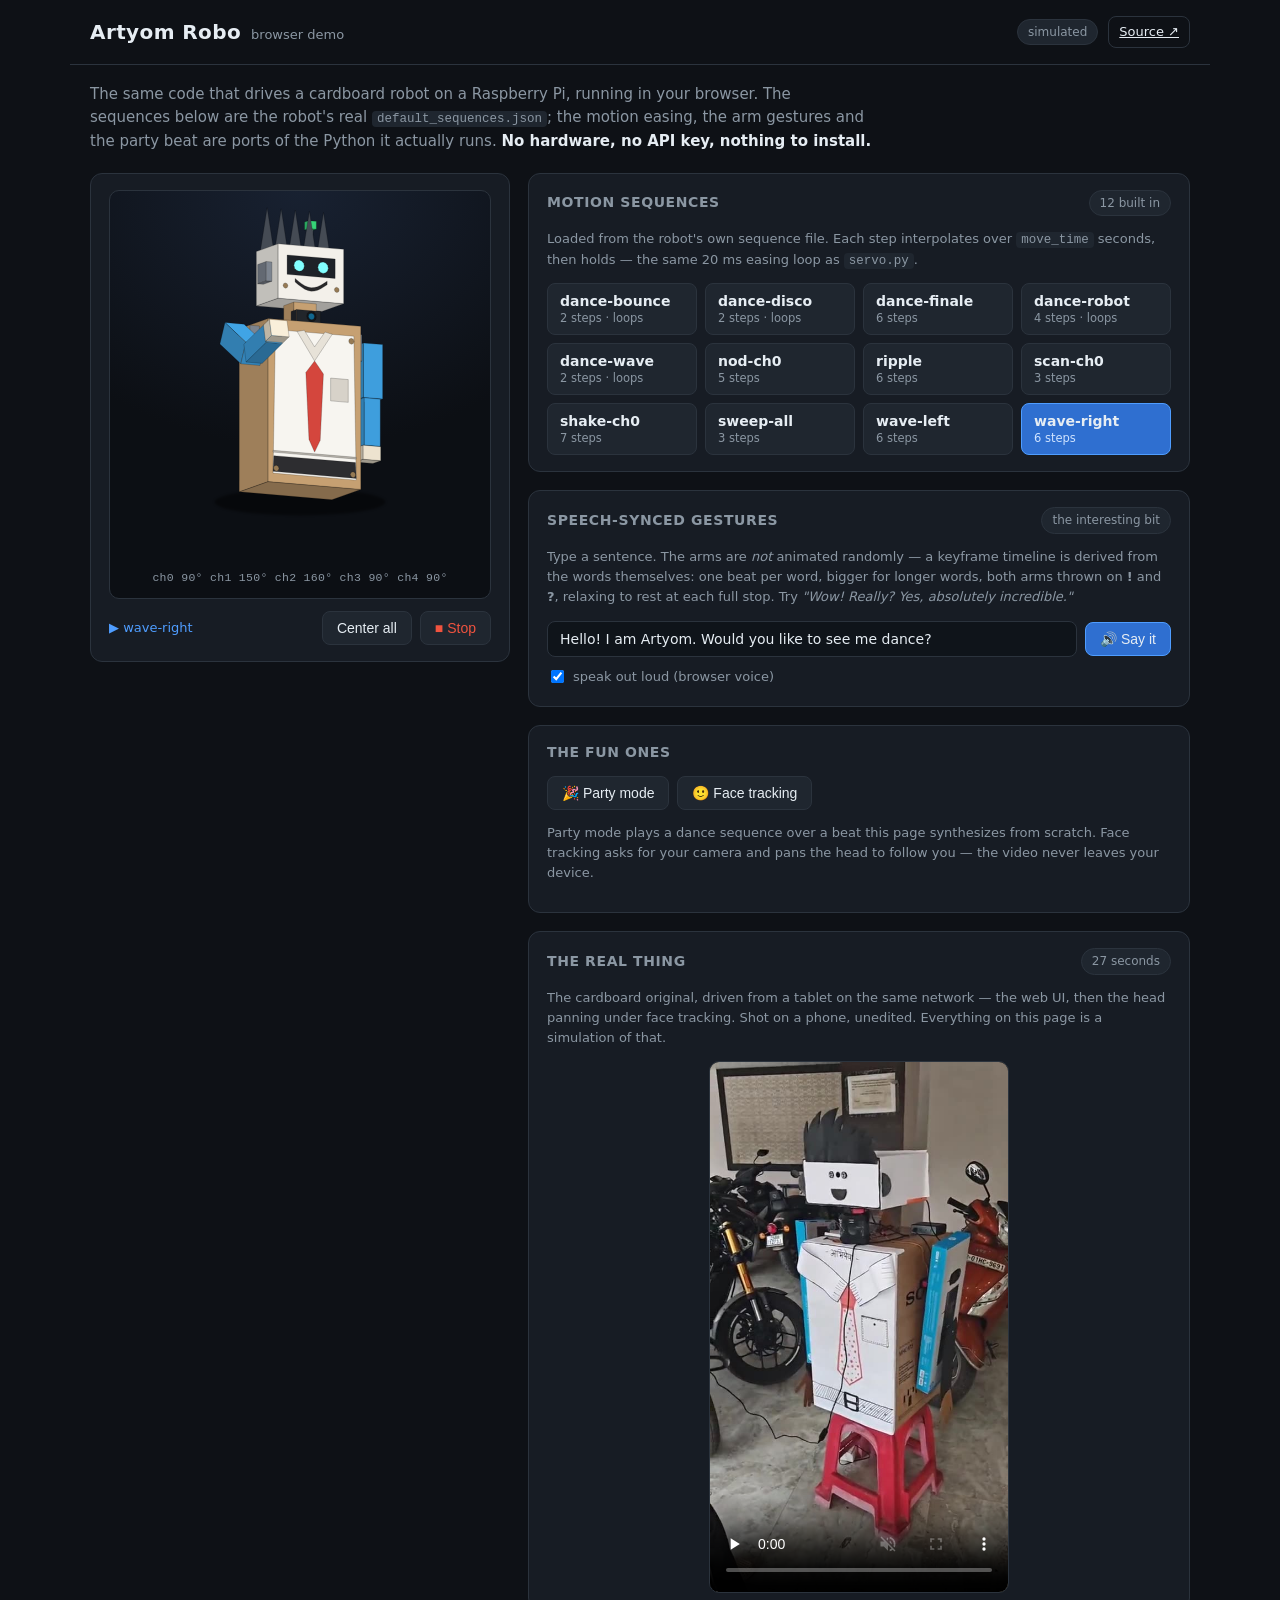
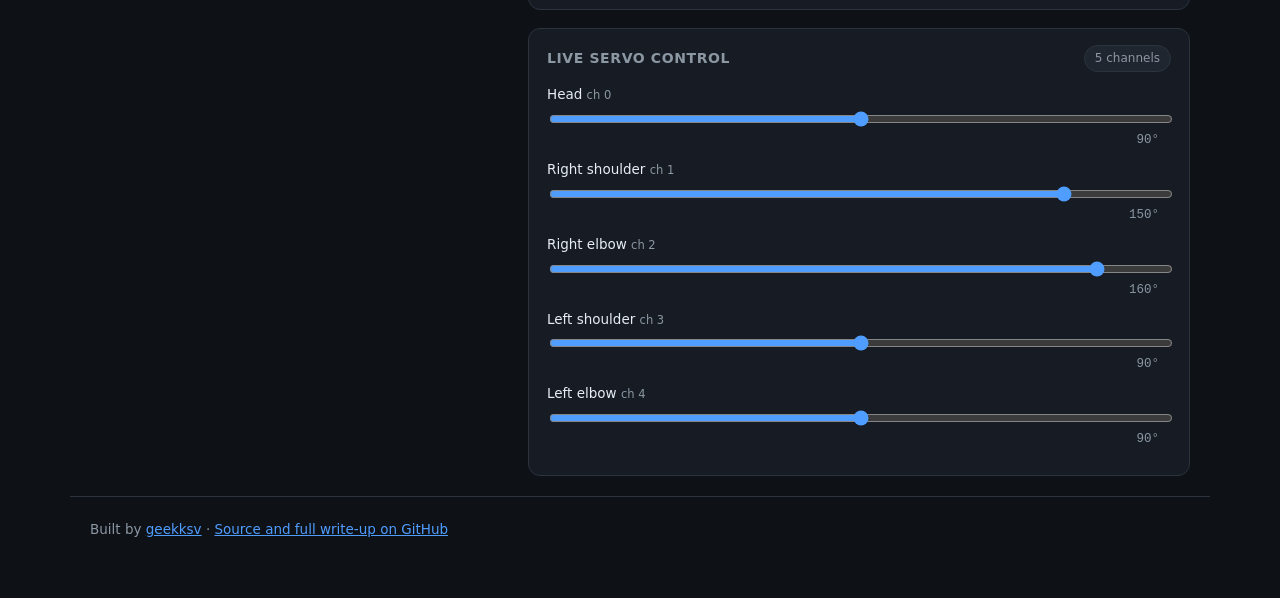
<file: docs/index.html>
<!DOCTYPE html>
<html lang="en">
<head>
  <meta charset="utf-8" />
  <meta name="viewport" content="width=device-width, initial-scale=1" />
  <title>Artyom Robo — browser demo</title>
  <meta name="description" content="Drive an AI-controlled desk robot in your browser. Runs the real motion sequences, the real gesture algorithm and the real party beat — no Raspberry Pi required." />
  <link rel="icon" href="data:image/svg+xml,<svg xmlns='http://www.w3.org/2000/svg' viewBox='0 0 100 100'><text y='.9em' font-size='90'>🤖</text></svg>" />
  <link rel="stylesheet" href="css/demo.css" />
</head>
<body>
  <header>
    <div class="brand">
      <h1>Artyom&nbsp;Robo</h1>
      <span class="tag">browser demo</span>
    </div>
    <div class="head-links">
      <span id="statusBadge" class="badge">simulated</span>
      <a class="btn ghost small" href="https://github.com/geekksv/artyom-robo">Source&nbsp;↗</a>
    </div>
  </header>

  <p class="lede"><span>
    The same code that drives a cardboard robot on a Raspberry&nbsp;Pi, running
    in your browser. The sequences below are the robot's real
    <code>default_sequences.json</code>; the motion easing, the arm gestures and
    the party beat are ports of the Python it actually runs.
    <b>No hardware, no API key, nothing to install.</b>
  </span></p>

  <main>
    <!-- ROBOT -->
    <section class="card stage">
      <div id="robot" class="robot"></div>
      <div class="stage-foot">
        <span id="nowPlaying" class="muted">idle</span>
        <div class="actions">
          <button id="centerBtn" class="btn">Center all</button>
          <button id="stopBtn" class="btn danger">■ Stop</button>
        </div>
      </div>
    </section>

    <div class="col">
      <!-- SEQUENCES -->
      <section class="card">
        <div class="card-head">
          <h2>Motion sequences</h2>
          <span class="badge" id="seqCount"></span>
        </div>
        <p class="muted small">
          Loaded from the robot's own sequence file. Each step interpolates over
          <code>move_time</code> seconds, then holds — the same 20&nbsp;ms easing
          loop as <code>servo.py</code>.
        </p>
        <div id="seqList" class="seq-list"></div>
      </section>

      <!-- TALK -->
      <section class="card">
        <div class="card-head">
          <h2>Speech-synced gestures</h2>
          <span class="badge">the interesting bit</span>
        </div>
        <p class="muted small">
          Type a sentence. The arms are <em>not</em> animated randomly — a
          keyframe timeline is derived from the words themselves: one beat per
          word, bigger for longer words, both arms thrown on <b>!</b> and
          <b>?</b>, relaxing to rest at each full stop. Try
          <em>"Wow! Really? Yes, absolutely incredible."</em>
        </p>
        <div class="row-inline">
          <input id="sayText" class="text" value="Hello! I am Artyom. Would you like to see me dance?" />
          <button id="sayBtn" class="btn primary">🔊 Say it</button>
        </div>
        <label class="inline muted small">
          <input type="checkbox" id="voiceChk" checked /> speak out loud (browser voice)
        </label>
      </section>

      <!-- PARTY + TRACKING -->
      <section class="card">
        <div class="card-head"><h2>The fun ones</h2></div>
        <div class="row-inline wrap">
          <button id="partyBtn" class="btn">🎉 Party mode</button>
          <button id="trackBtn" class="btn">🙂 Face tracking</button>
        </div>
        <p class="muted small" id="funNote">
          Party mode plays a dance sequence over a beat this page synthesizes
          from scratch. Face tracking asks for your camera and pans the head to
          follow you — the video never leaves your device.
        </p>
      </section>

      <!-- THE REAL ROBOT -->
      <section class="card">
        <div class="card-head">
          <h2>The real thing</h2>
          <span class="badge">27 seconds</span>
        </div>
        <p class="muted small">
          The cardboard original, driven from a tablet on the same network — the web
          UI, then the head panning under face tracking. Shot on a phone, unedited.
          Everything on this page is a simulation of that.
        </p>
        <video class="reel" src="media/demo.mp4" poster="media/demo-poster.jpg"
               controls muted loop playsinline preload="none"></video>
      </section>

      <!-- SERVOS -->
      <section class="card">
        <div class="card-head">
          <h2>Live servo control</h2>
          <span class="badge" id="mockBadge">5 channels</span>
        </div>
        <div id="servos" class="servos"></div>
        <p class="muted small" id="servoNote"></p>
      </section>
    </div>
  </main>

  <footer>
    <p>
      Built by <a href="https://github.com/geekksv">geekksv</a> ·
      <a href="https://github.com/geekksv/artyom-robo">Source and full write-up on GitHub</a>
    </p>
  </footer>

  <video id="camFeed" playsinline muted hidden></video>
  <div id="toast" class="toast hidden"></div>

  <script src="js/robot.js"></script>
  <script src="js/engine.js"></script>
  <script src="js/beat.js"></script>
  <script src="js/demo.js"></script>
</body>
</html>
</file>
<file: docs/css/demo.css>
:root {
  --bg: #0e1116;
  --card: #171c24;
  --card2: #1f262f;
  --line: #2b333d;
  --text: #e6edf3;
  --muted: #8b97a3;
  --accent: #4f9dff;
  --accent2: #2f6fd0;
  --green: #3fb950;
  --red: #f0533f;
  --amber: #e3b341;
}
* { box-sizing: border-box; }
body {
  margin: 0;
  font: 15px/1.55 system-ui, -apple-system, "Segoe UI", Roboto, sans-serif;
  background: var(--bg);
  color: var(--text);
}
a { color: var(--accent); }
code {
  font: 12.5px/1.4 ui-monospace, SFMono-Regular, Menlo, Consolas, monospace;
  background: var(--card2); padding: 1px 5px; border-radius: 4px;
}

header {
  display: flex; align-items: center; justify-content: space-between;
  gap: 12px; flex-wrap: wrap;
  padding: 16px 20px; border-bottom: 1px solid var(--line);
  max-width: 1140px; margin: 0 auto;
}
.brand { display: flex; align-items: baseline; gap: 10px; }
h1 { font-size: 20px; margin: 0; letter-spacing: .4px; }
.tag { color: var(--muted); font-size: 13px; }
.head-links { display: flex; align-items: center; gap: 10px; }
h2 { font-size: 14px; margin: 0; color: var(--muted); font-weight: 600;
     text-transform: uppercase; letter-spacing: .6px; }

.lede {
  max-width: 1140px; margin: 18px auto 0; padding: 0 20px;
  color: var(--muted); font-size: 15px;
}
.lede > span { display: block; max-inline-size: 82ch; }
.lede b { color: var(--text); }

main {
  max-width: 1140px; margin: 0 auto; padding: 20px;
  display: grid; gap: 18px;
  grid-template-columns: minmax(300px, 420px) 1fr;
  align-items: start;
}
.col { display: grid; gap: 18px; }
@media (max-width: 880px) {
  main { grid-template-columns: 1fr; }
}

.card {
  background: var(--card); border: 1px solid var(--line);
  border-radius: 12px; padding: 16px 18px;
}
.card-head {
  display: flex; align-items: center; justify-content: space-between;
  gap: 10px; margin-bottom: 12px;
}
.muted { color: var(--muted); }
.small { font-size: 13px; }
.hidden { display: none !important; }
.actions { display: flex; gap: 8px; }
.row-inline { display: flex; gap: 8px; align-items: center; }
.row-inline.wrap { flex-wrap: wrap; }
.inline { display: inline-flex; align-items: center; gap: 6px; margin-top: 10px; }

/* -- stage ---------------------------------------------------------------- */
.stage { position: sticky; top: 16px; }
.robot {
  background: radial-gradient(120% 90% at 50% 0%, #182131 0%, #0c0f14 70%);
  border: 1px solid var(--line); border-radius: 10px; padding: 12px;
}
.robot-wrap { display: flex; flex-direction: column; gap: 10px; }
.robot-svg { width: 100%; height: auto; max-height: 420px; display: block; }
.robot-readout {
  font: 11.5px/1.5 ui-monospace, SFMono-Regular, Menlo, Consolas, monospace;
  color: var(--muted); text-align: center; letter-spacing: .3px;
  white-space: nowrap; overflow-x: auto;
}
.stage-foot {
  display: flex; align-items: center; justify-content: space-between;
  gap: 10px; margin-top: 12px; flex-wrap: wrap;
}
#nowPlaying { font-size: 13px; }
#nowPlaying.live { color: var(--accent); }

/* -- buttons -------------------------------------------------------------- */
.btn {
  background: var(--card2); color: var(--text);
  border: 1px solid var(--line); border-radius: 8px;
  padding: 8px 14px; font-size: 14px; cursor: pointer;
  transition: border-color .15s, background .15s, transform .05s;
}
.btn:hover { border-color: #46525f; }
.btn:active { transform: translateY(1px); }
.btn.small { padding: 5px 10px; font-size: 13px; }
.btn.primary { background: var(--accent2); border-color: var(--accent); }
.btn.danger { color: var(--red); }
.btn.ghost { background: transparent; }
.btn.on { background: var(--accent2); border-color: var(--accent); color: #fff; }
.badge {
  font-size: 12px; padding: 3px 10px; border-radius: 99px;
  background: var(--card2); border: 1px solid var(--line); color: var(--muted);
  white-space: nowrap;
}

.text {
  flex: 1; min-width: 0;
  background: #0f141a; color: var(--text);
  border: 1px solid var(--line); border-radius: 8px;
  padding: 9px 12px; font-size: 14px; font-family: inherit;
}
.text:focus { outline: none; border-color: var(--accent); }

/* -- sequences ------------------------------------------------------------ */
.seq-list {
  display: grid; gap: 8px;
  grid-template-columns: repeat(auto-fill, minmax(150px, 1fr));
}
.seq {
  display: flex; flex-direction: column; align-items: flex-start; gap: 2px;
  background: var(--card2); color: var(--text);
  border: 1px solid var(--line); border-radius: 8px;
  padding: 9px 12px; cursor: pointer; text-align: left;
  font-family: inherit; font-size: 14px;
  transition: border-color .15s, background .15s;
}
.seq:hover { border-color: #46525f; }
.seq.on { background: var(--accent2); border-color: var(--accent); }
.seq-name { font-weight: 600; }
.seq-meta { font-size: 11.5px; color: var(--muted); }
.seq.on .seq-meta { color: #cfe3ff; }

/* -- servos --------------------------------------------------------------- */
.servos { display: grid; gap: 12px; }
.servo {
  display: grid; gap: 4px 12px; align-items: center;
  grid-template-columns: 1fr auto;
}
.servo .name { font-size: 13.5px; }
.servo .ch { color: var(--muted); font-size: 11.5px; }
.servo .val {
  font: 12.5px ui-monospace, SFMono-Regular, Menlo, Consolas, monospace;
  color: var(--muted); min-width: 44px; text-align: right;
}
.servo input[type=range] { grid-column: 1 / -1; width: 100%; accent-color: var(--accent); }
.servo.parked { opacity: .55; }
.servo.parked input[type=range] { cursor: not-allowed; }

footer {
  max-width: 1140px; margin: 0 auto; padding: 8px 20px 40px;
  color: var(--muted); font-size: 13.5px; border-top: 1px solid var(--line);
}

.toast {
  position: fixed; left: 50%; bottom: 24px; transform: translateX(-50%);
  background: #0b1830; border: 1px solid var(--accent2);
  color: var(--text); padding: 10px 16px; border-radius: 999px;
  font-size: 14px; z-index: 20; max-width: calc(100vw - 40px);
}

#camFeed { position: absolute; width: 1px; height: 1px; opacity: 0; pointer-events: none; }

/* -- the real robot ------------------------------------------------------- */
.reel {
  display: block; width: 100%; max-width: 300px; margin: 0 auto;
  border: 1px solid var(--line); border-radius: 10px; background: #000;
}
</file>
